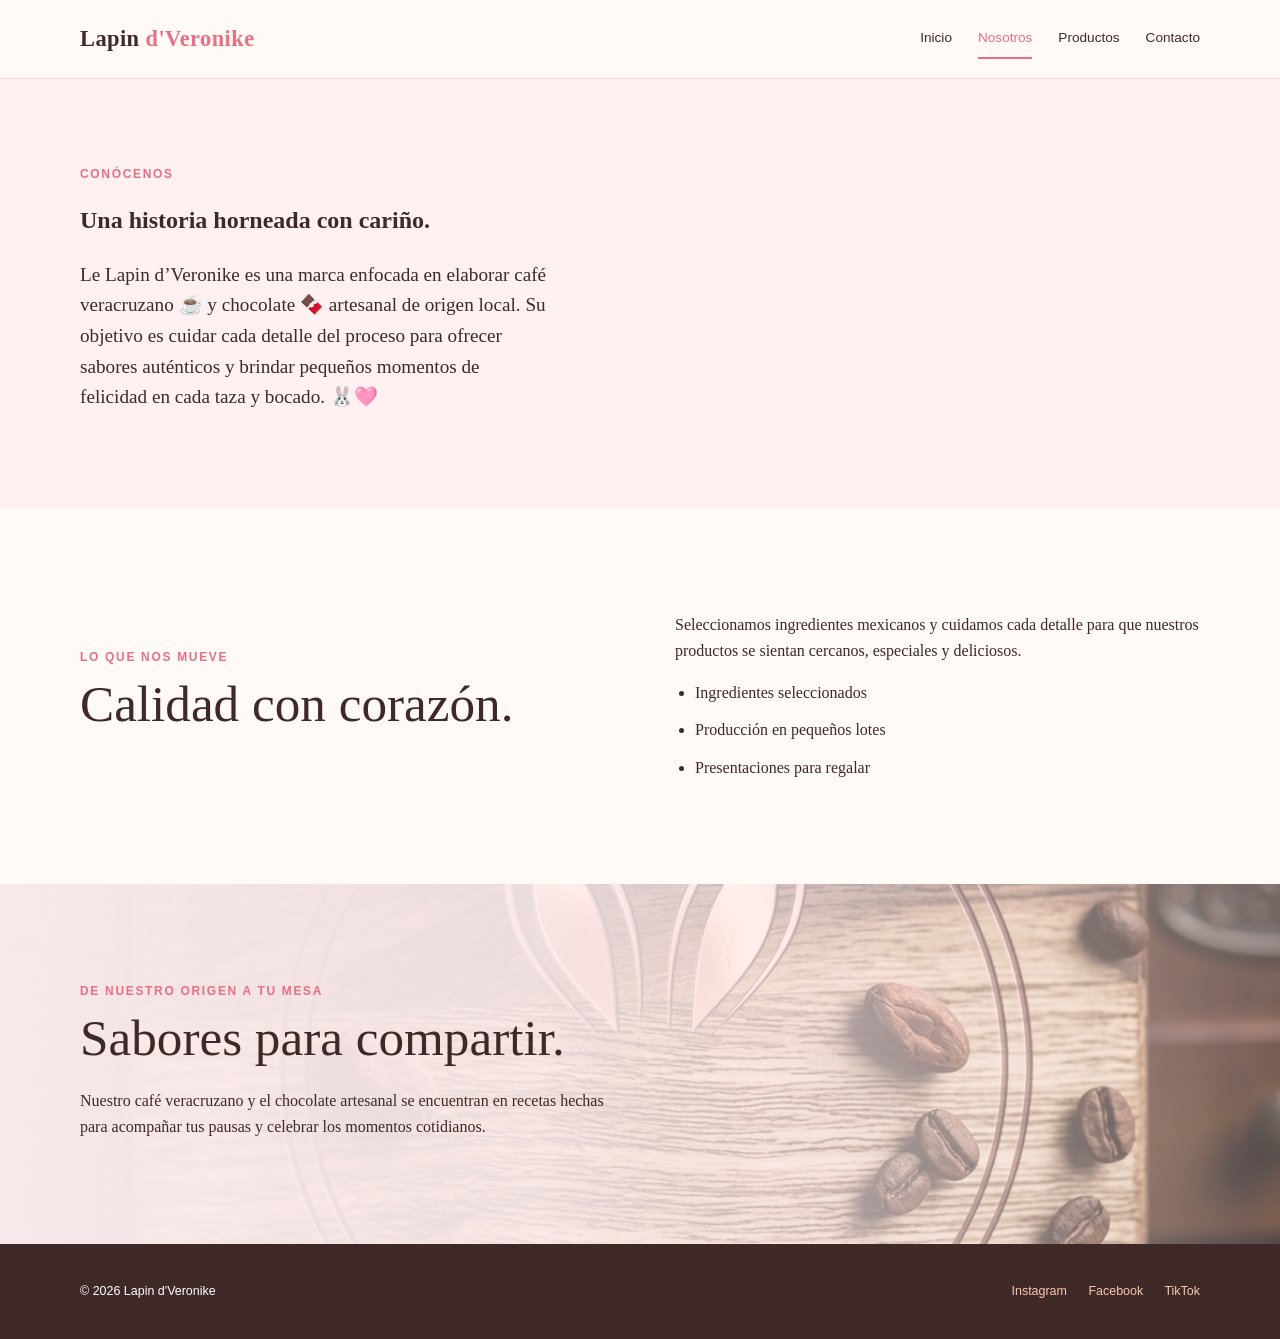
<file: Examen/index/about.html>
<!DOCTYPE html>
<html lang="es">
<head>
    <meta charset="UTF-8">
    <meta name="viewport" content="width=device-width, initial-scale=1.0">
    <title>Nosotros | Lapin d'Veronike</title>
    <link rel="stylesheet" href="../style/styles.css">
</head>
<body>
    <header class="encabezado">
        <div class="contenedor barra-superior">
            <a class="marca" href="index.html">
                Lapin <span>d'Veronike</span>
            </a>

            <nav class="navegacion-principal" aria-label="Navegación principal">
                <a href="index.html">Inicio</a>
                <a class="enlace-activo" href="about.html">Nosotros</a>
                <a href="menu.html">Productos</a>
                <a href="contact.html">Contacto</a>
            </nav>
        </div>
    </header>

    <main class="pagina-interna">
        <section class="banner-interno">
            <div class="contenedor">
                <p class="eyebrow">Conócenos</p>
                <h1>Una historia horneada con cariño.</h1>
                <p class="texto-grande">
                    Le Lapin d’Veronike es una marca enfocada en elaborar café veracruzano ☕ y chocolate 🍫 artesanal de origen local. Su objetivo es cuidar cada detalle del proceso para ofrecer sabores auténticos y brindar pequeños momentos de felicidad en cada taza y bocado. 🐰🩷
                </p>
            </div>
        </section>

        <section class="seccion">
            <div class="contenedor dos-columnas">
                <div>
                    <p class="eyebrow">Lo que nos mueve</p>
                    <h2>Calidad con corazón.</h2>
                </div>

                <div>
                    <p>
                        Seleccionamos ingredientes mexicanos y cuidamos cada detalle para que nuestros productos
                        se sientan cercanos, especiales y deliciosos.
                    </p>

                    <ul class="lista-simple">
                        <li>Ingredientes seleccionados</li>
                        <li>Producción en pequeños lotes</li>
                        <li>Presentaciones para regalar</li>
                    </ul>
                </div>
            </div>
        </section>

        <section class="seccion seccion-rosa fondo-hero2">
            <div class="contenedor dos-columnas">
                <div>
                    <p class="eyebrow">De nuestro origen a tu mesa</p>
                    <h2>Sabores para compartir.</h2>
                    <p>
                        Nuestro café veracruzano y el chocolate artesanal se encuentran en recetas
                        hechas para acompañar tus pausas y celebrar los momentos cotidianos.
                    </p>
                </div>

            </div>
        </section>
    </main>

    <footer class="footer">
        <div class="contenedor footer-contenido">
            <p>© 2026 Lapin d'Veronike</p>

            <div>
                <a href="#">Instagram</a>
                <a href="#">Facebook</a>
                <a href="#">TikTok</a>
            </div>
        </div>
    </footer>
</body>
</html>
</file>
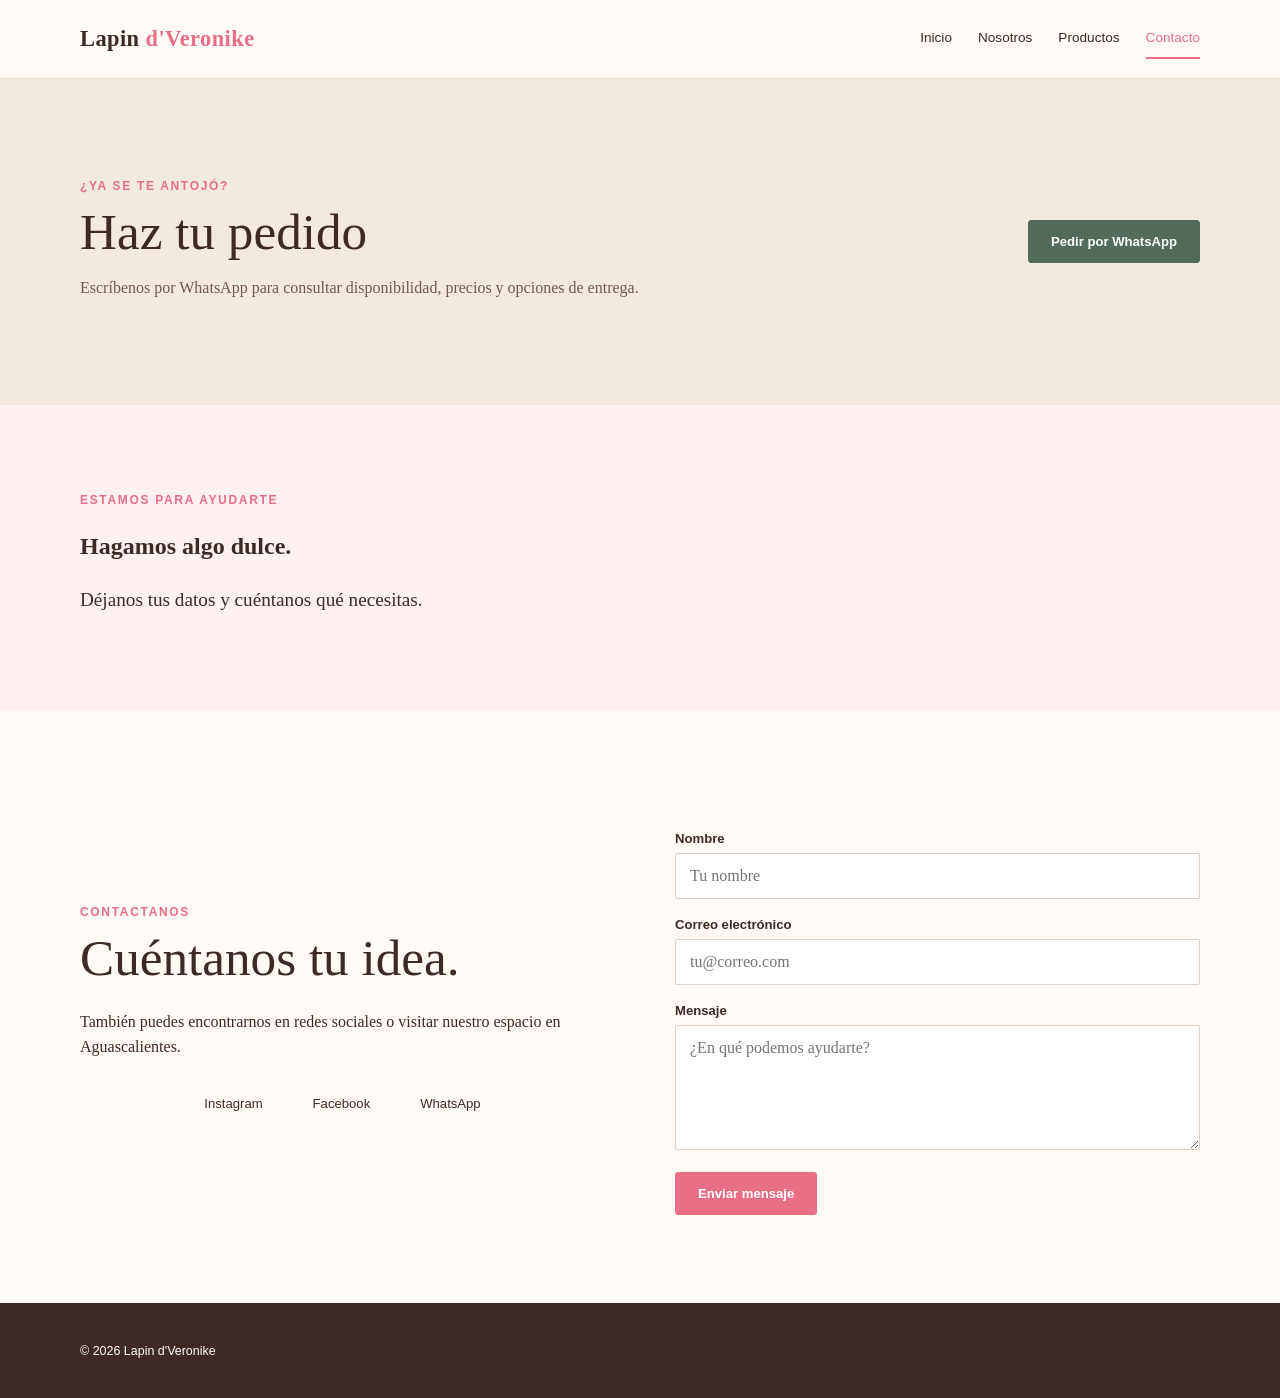
<file: Examen/index/contact.html>
<!DOCTYPE html>
<html lang="es">
<head>
    <meta charset="UTF-8">
    <meta name="viewport" content="width=device-width, initial-scale=1.0">
    <title>Contactanos | Lapin d'Veronike</title>
    <link rel="stylesheet" href="../style/styles.css">
</head>
<body>
    <header class="encabezado">
        <div class="contenedor barra-superior">
            <a class="marca" href="index.html">
                Lapin <span>d'Veronike</span>
            </a>

            <nav class="navegacion-principal" aria-label="Navegación principal">
                <a href="index.html">Inicio</a>
                <a href="about.html">Nosotros</a>
                <a href="menu.html">Productos</a>
                <a class="enlace-activo" href="contact.html">Contacto</a>
            </nav>
        </div>
    </header>

    <main class="pagina-interna">
      
           <section class="seccion pedido">
            <div class="contenedor pedido-contenido">
                <div>
                    <p class="eyebrow">¿Ya se te antojó?</p>
                    <h2>Haz tu pedido</h2>
                    <p>
                        Escríbenos por WhatsApp para consultar disponibilidad,
                        precios y opciones de entrega.
                    </p>
                </div>

                <a
                    class="boton boton-whatsapp"
                    href="#"
                    aria-label="Hacer un pedido por WhatsApp">
                    Pedir por WhatsApp
                </a>
            </div>
        </section>
      
        <section class="banner-interno">
            <div class="contenedor">
                <p class="eyebrow">Estamos para ayudarte</p>
                <h1>Hagamos algo dulce.</h1>
                <p class="texto-grande">
                    Déjanos tus datos y cuéntanos qué necesitas.
                </p>
            </div>
        </section>

     

        <section class="seccion">
            <div class="contenedor dos-columnas">
                <div>
                    <p class="eyebrow">Contactanos</p>
                    <h2>Cuéntanos tu idea.</h2>
                    <p>
                        También puedes encontrarnos en redes sociales o visitar
                        nuestro espacio en Aguascalientes.
                    </p>

                    <div class="redes">
                        <a href="#">Instagram</a>
                        <a href="#">Facebook</a>
                        <a href="#">WhatsApp</a>
                    </div>
                </div>

                <form class="formulario-resena" action="#" method="post">
                    <div class="campo">
                        <label for="nombre">Nombre</label>
                        <input
                            id="nombre"
                            name="nombre"
                            type="text"
                            placeholder="Tu nombre"
                            required>
                    </div>

                    <div class="campo">
                        <label for="correo">Correo electrónico</label>
                        <input
                            id="correo"
                            name="correo"
                            type="email"
                            placeholder="tu@correo.com"
                            required>
                    </div>

                    <div class="campo">
                        <label for="mensaje">Mensaje</label>
                        <textarea
                            id="mensaje"
                            name="mensaje"
                            placeholder="¿En qué podemos ayudarte?"
                            required></textarea>
                    </div>

                    <div class="enviar">
                        <button class="boton" type="submit">
                            Enviar mensaje
                        </button>
                    </div>
                </form>
            </div>
        </section>
    </main>

    <footer class="footer">
        <div class="contenedor footer-contenido">
            <p>© 2026 Lapin d'Veronike</p>
            </div>
        </div>
    </footer>
</body>
</html>
</file>
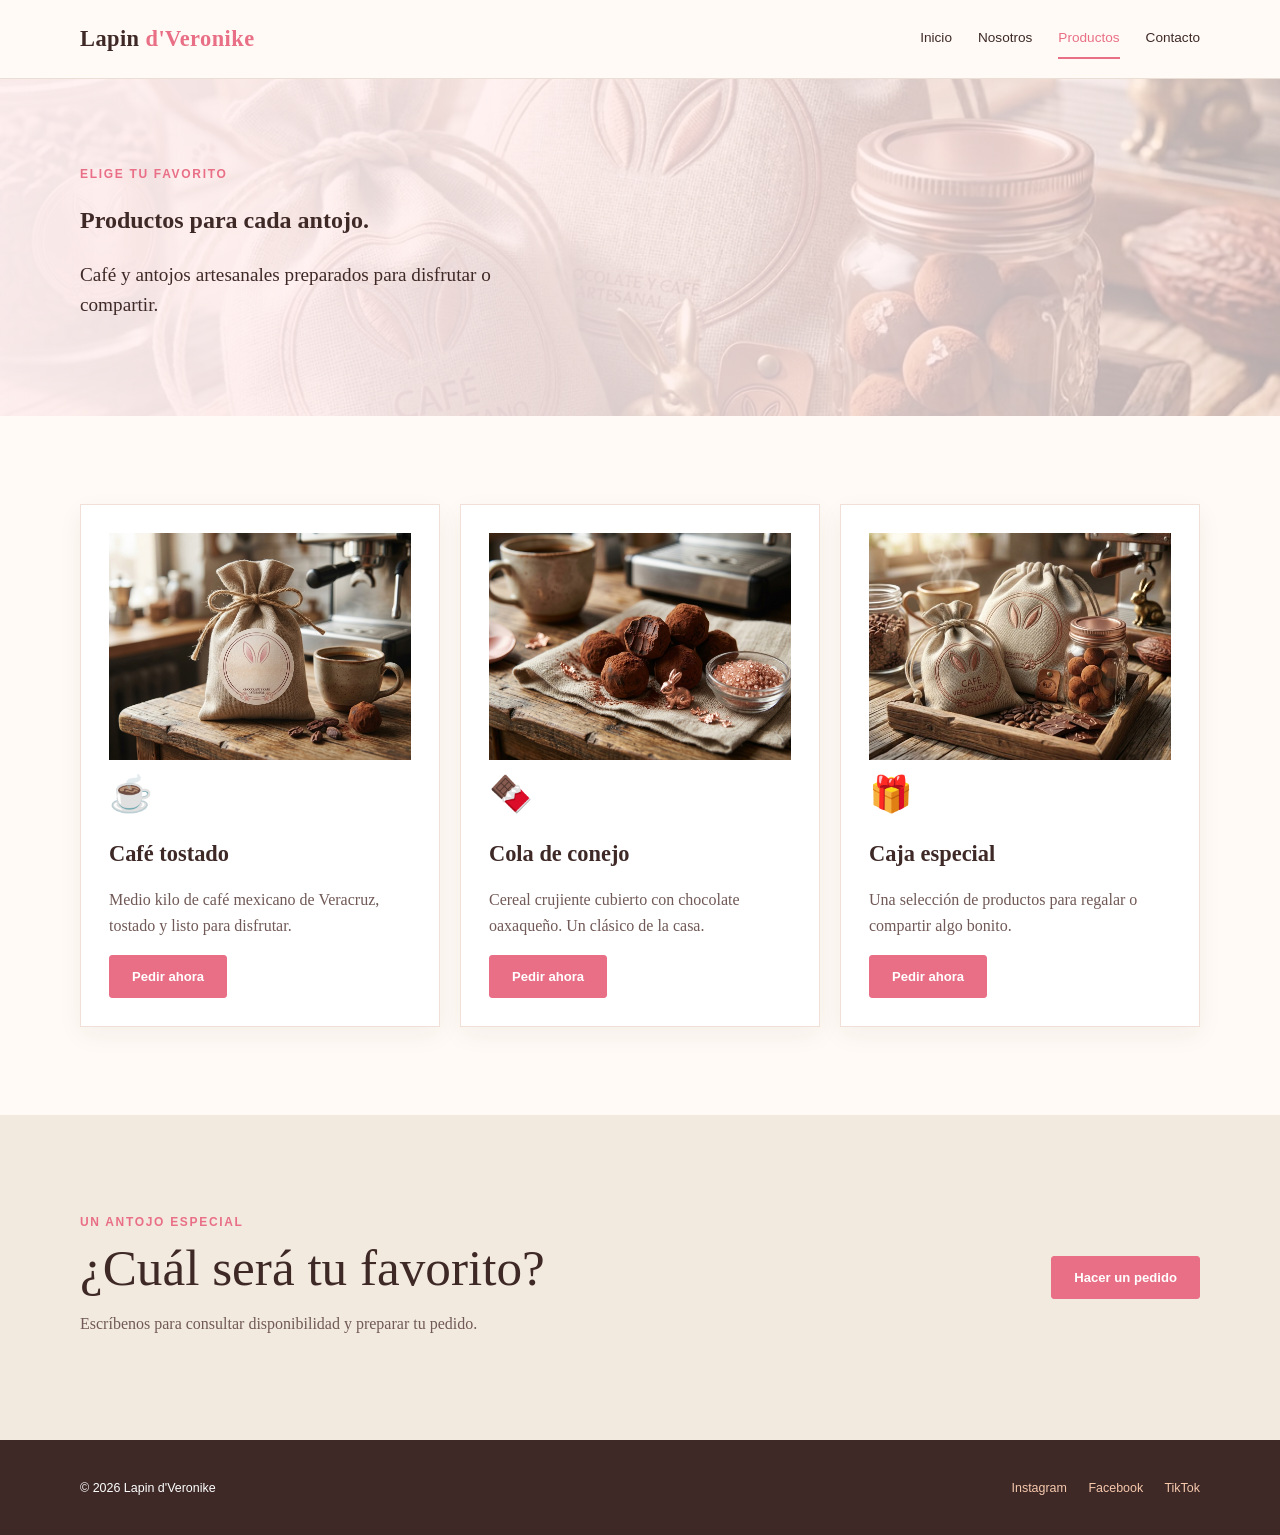
<file: Examen/index/menu.html>
<!DOCTYPE html>
<html lang="es">
<head>
    <meta charset="UTF-8">
    <meta name="viewport" content="width=device-width, initial-scale=1.0">
    <title>Productos | Lapin d'Veronike</title>
    <link rel="stylesheet" href="../style/styles.css">
</head>
<body>
    <header class="encabezado">
        <div class="contenedor barra-superior">
            <a class="marca" href="index.html">
                Lapin <span>d'Veronike</span>
            </a>

            <nav class="navegacion-principal" aria-label="Navegación principal">
                <a href="index.html">Inicio</a>
                <a href="about.html">Nosotros</a>
                <a class="enlace-activo" href="menu.html">Productos</a>
                <a href="contact.html">Contacto</a>
            </nav>
        </div>
    </header>

    <main class="pagina-interna">
        <section class="banner-interno banner-productos">
            <div class="contenedor">
                <p class="eyebrow">Elige tu favorito</p>
                <h1>Productos para cada antojo.</h1>
                <p class="texto-grande">
                    Café y antojos artesanales preparados para disfrutar o compartir.
                </p>
            </div>
        </section>

        <section class="seccion">
            <div class="contenedor">
                <div class="tarjetas grid-3">
                    <article class="tarjeta">
                        <img
                            class="imagen-producto"
                            src="../images/cafecito.jpg"
                            alt="Café tostado de Veracruz">
                        <div class="icono" aria-hidden="true">☕</div>
                        <h3>Café tostado</h3>
                        <p>
                            Medio kilo de café mexicano de Veracruz, tostado y listo para disfrutar.
                        </p>
                        <a href="#" class="boton">Pedir ahora</a>
                    </article>

                    <article class="tarjeta">
                        <img
                            class="imagen-producto"
                            src="../images/bolitas.jpg"
                            alt="Bolitas crujientes cubiertas de chocolate">
                        <div class="icono" aria-hidden="true">🍫</div>
                        <h3>Cola de conejo</h3>
                        <p>
                            Cereal crujiente cubierto con chocolate oaxaqueño. Un clásico de la casa.
                        </p>
                        <a href="#" class="boton">Pedir ahora</a>
                    </article>

                    <article class="tarjeta">
                        <img
                            class="imagen-producto"
                            src="../images/regalito.jpg"
                            alt="Presentación de regalo con productos artesanales">
                        <div class="icono" aria-hidden="true">🎁</div>
                        <h3>Caja especial</h3>
                        <p>
                            Una selección de productos para regalar o compartir algo bonito.
                        </p>
                        <a href="#" class="boton">Pedir ahora</a>
                    </article>
                </div>
            </div>
        </section>

        <section class="seccion seccion-clara">
            <div class="contenedor pedido-contenido">
                <div>
                    <p class="eyebrow">Un antojo especial</p>
                    <h2>¿Cuál será tu favorito?</h2>
                    <p>Escríbenos para consultar disponibilidad y preparar tu pedido.</p>
                </div>

                <a class="boton" href="contact.html">Hacer un pedido</a>
            </div>
        </section>
    </main>

    <footer class="footer">
        <div class="contenedor footer-contenido">
            <p>© 2026 Lapin d'Veronike</p>

            <div>
                <a href="#">Instagram</a>
                <a href="#">Facebook</a>
                <a href="#">TikTok</a>
            </div>
        </div>
    </footer>
</body>
</html>
</file>
<file: Examen/style/styles.css>
:root {
	--rosa: #e96f86;
	--rosa-claro: #fff0f1;
	--cafe: #3e2927;
	--crema: #fffaf5;
	--durazno: #f7c9ad;
	--verde: #536b5b;
	--sombra: 0 18px 45px rgba(62, 41, 39, .10);
}

* {
	box-sizing: border-box;
}

html {
	scroll-behavior: smooth;
}

body {
	margin: 0;
	color: var(--cafe);
	background: var(--crema);
	font-family: Georgia, 'Times New Roman', serif;
	line-height: 1.6;
}

a {
	color: inherit;
	text-decoration: none;
}

.contenedor {
	width: min(1120px, calc(100% - 40px));
	margin: 0 auto;
}

.encabezado {
	position: sticky;
	top: 0;
	z-index: 5;
	background: var(--crema);
	border-bottom: 1px solid #eaded5;
}

.barra-superior,
.footer-contenido {
	display: flex;
	align-items: center;
	justify-content: space-between;
	gap: 24px;
	min-height: 78px;
}

.marca {
	font-size: 1.4rem;
	font-weight: bold;
	letter-spacing: .02em;
}

.marca span {
	color: var(--rosa);
}

.navegacion-principal {
	display: flex;
	gap: 26px;
	font-family: Arial, sans-serif;
	font-size: .85rem;
}

.navegacion-principal a {
	padding: 8px 0;
	border-bottom: 2px solid transparent;
}

.navegacion-principal a:hover,
.navegacion-principal .enlace-activo {
	color: var(--rosa);
	border-bottom-color: var(--rosa);
}

.seccion {
	padding: 88px 0;
}

.hero {
	padding: 68px 0 82px;
	background: linear-gradient(115deg, var(--rosa-claro), #fff8e9);
}

.hero-portada {
	min-height: 600px;
	background:
		linear-gradient(90deg, rgba(255, 240, 241, .97) 0%, rgba(255, 240, 241, .88) 42%, rgba(255, 240, 241, .18) 100%),
		url('../images/Hero.png') center / cover no-repeat;
}

.hero-portada .hero-contenido {
	grid-template-columns: minmax(0, 650px);
}

.hero-contenido,
.dos-columnas {
	display: grid;
	grid-template-columns: 1fr 1fr;
	align-items: center;
	gap: 70px;
}

.hero h1 {
	max-width: 560px;
	margin: 10px 0 18px;
	font-size: clamp(2.7rem, 6vw, 5.3rem);
	font-weight: 500;
	line-height: .98;
}

.hero-imagen {
	width: 100%;
	max-height: 430px;
	object-fit: cover;
	border-radius: 48% 48% 12px 12px;
	box-shadow: var(--sombra);
}

.imagen-seccion {
	width: 100%;
	max-height: 390px;
	object-fit: cover;
	border-radius: 4px;
	box-shadow: var(--sombra);
}

.imagen-producto {
	width: 100%;
	aspect-ratio: 4 / 3;
	object-fit: cover;
}

.eyebrow {
	color: var(--rosa);
	font: bold .75rem/1.2 Arial, sans-serif;
	letter-spacing: .14em;
	text-transform: uppercase;
}

.texto-grande {
	max-width: 470px;
	font-size: 1.2rem;
}

.grupo-botones {
	display: flex;
	flex-wrap: wrap;
	gap: 12px;
	margin: 28px 0;
}

.boton {
	display: inline-block;
	padding: 13px 22px;
	border: 1px solid var(--rosa);
	border-radius: 3px;
	background: var(--rosa);
	color: white;
	font: bold .82rem Arial, sans-serif;
	cursor: pointer;
}

.boton:hover {
	background: var(--cafe);
	border-color: var(--cafe);
}

.boton-secundario {
	background: transparent;
	color: var(--rosa);
}

.ubicacion {
	color: var(--verde);
	font: .85rem Arial, sans-serif;
}

h2 {
	margin: 8px 0 24px;
	font-size: clamp(2rem, 4vw, 3.3rem);
	font-weight: 500;
	line-height: 1.05;
}

h3 {
	margin: 12px 0 8px;
	font-size: 1.4rem;
}

.seccion-clara {
	background: #f3eadf;
}

.seccion-rosa {
	background: var(--rosa-claro);
}

.fondo-hero2 {
	background:
		linear-gradient(90deg, rgba(255, 240, 241, .97) 0%, rgba(255, 240, 241, .9) 42%, rgba(255, 240, 241, .3) 100%),
		url('../images/hero2.jpg') center / cover no-repeat;
}

.fondo-hero3 {
	background:
		linear-gradient(90deg, rgba(255, 240, 241, .96) 0%, rgba(255, 240, 241, .88) 48%, rgba(255, 240, 241, .35) 100%),
		url('../images/hero3.jpg') center / cover no-repeat;
}

.grid-3 {
	display: grid;
	grid-template-columns: repeat(3, 1fr);
	gap: 20px;
}

.encabezado-seccion {
	position: relative;
	margin-bottom: 28px;
}

.enlace-flecha {
	position: absolute;
	right: 0;
	bottom: 28px;
	color: var(--rosa);
	font: bold .85rem Arial, sans-serif;
}

.tarjeta {
	padding: 28px;
	background: white;
	border: 1px solid #f0e0d7;
	box-shadow: 0 8px 24px rgba(62, 41, 39, .05);
}

.tarjeta p,
.dos-columnas > p {
	color: #705956;
}

.icono {
	font-size: 2.2rem;
}

.alineado-centro {
	min-height: 230px;
}

.opiniones {
	max-width: 760px;
}

.formulario-resena {
	display: grid;
	gap: 18px;
	margin-top: 32px;
}

.campo {
	display: grid;
	gap: 7px;
}

.campo label {
	font: bold .82rem Arial, sans-serif;
}

input,
select,
textarea {
	width: 100%;
	padding: 13px 14px;
	background: white;
	border: 1px solid #decfc7;
	border-radius: 2px;
	color: var(--cafe);
	font: 1rem Georgia, serif;
}

textarea {
	min-height: 125px;
	resize: vertical;
}

input:focus,
select:focus,
textarea:focus {
	outline: 2px solid var(--durazno);
	border-color: var(--rosa);
}

.enviar {
	margin-top: 4px;
}

.llamada-accion {
	background: var(--verde);
	color: white;
	text-align: center;
}

.pedido {
	background: #f3eadf;
}

.pedido-contenido {
	display: flex;
	align-items: center;
	justify-content: space-between;
	gap: 30px;
}

.pedido-contenido h2 {
	margin-bottom: 12px;
}

.pedido-contenido p:not(.eyebrow) {
	max-width: 600px;
	color: #705956;
}

.boton-whatsapp {
	background: var(--verde);
	border-color: var(--verde);
	white-space: nowrap;
}

.boton-whatsapp:hover {
	background: var(--cafe);
	border-color: var(--cafe);
}

.centrado {
	text-align: center;
}

.redes {
	display: flex;
	justify-content: center;
	flex-wrap: wrap;
	gap: 12px;
	margin-top: 25px;
}

.redes a {
	padding: 10px 18px;
	border: 1px solid rgba(255, 255, 255, .65);
	border-radius: 20px;
	font: .82rem Arial, sans-serif;
}

.redes a:hover {
	background: white;
	color: var(--verde);
}

.footer {
	padding: 20px 0;
	background: var(--cafe);
	color: white;
	font: .78rem Arial, sans-serif;
}

.footer-contenido {
	min-height: 55px;
}

.footer a {
	margin-left: 18px;
	color: #f7c9ad;
}

.pagina-interna {
	min-height: calc(100vh - 190px);
}

.banner-interno {
	padding: 76px 0;
	background: var(--rosa-claro);
}

.banner-productos {
	background:
		linear-gradient(90deg, rgba(255, 240, 241, .96), rgba(255, 240, 241, .72)),
		url('../images/todos nuestros productos.jpg') center / cover no-repeat;
}

.lista-simple {
	padding-left: 20px;
}

.lista-simple li {
	margin: 12px 0;
}

@media (max-width: 768px) {
	.barra-superior {
		align-items: flex-start;
		flex-direction: column;
		padding: 18px 0;
	}

	.navegacion-principal {
		flex-wrap: wrap;
		gap: 12px 18px;
	}

	.hero-contenido,
	.dos-columnas,
	.grid-3 {
		grid-template-columns: 1fr;
		gap: 30px;
	}

	.hero {
		padding-top: 45px;
	}

	.hero-portada {
		min-height: 540px;
		background-position: 58% center;
	}

	.hero-portada .hero-contenido {
		grid-template-columns: 1fr;
	}

	.hero-imagen {
		max-height: 300px;
	}

	.seccion {
		padding: 62px 0;
	}

	.enlace-flecha {
		position: static;
		display: inline-block;
		margin-top: 4px;
	}

	.footer-contenido {
		align-items: flex-start;
		flex-direction: column;
		gap: 8px;
	}

	.footer a {
		margin: 0 16px 0 0;
	}

	.pedido-contenido {
		align-items: flex-start;
		flex-direction: column;
	}
}
</file>
